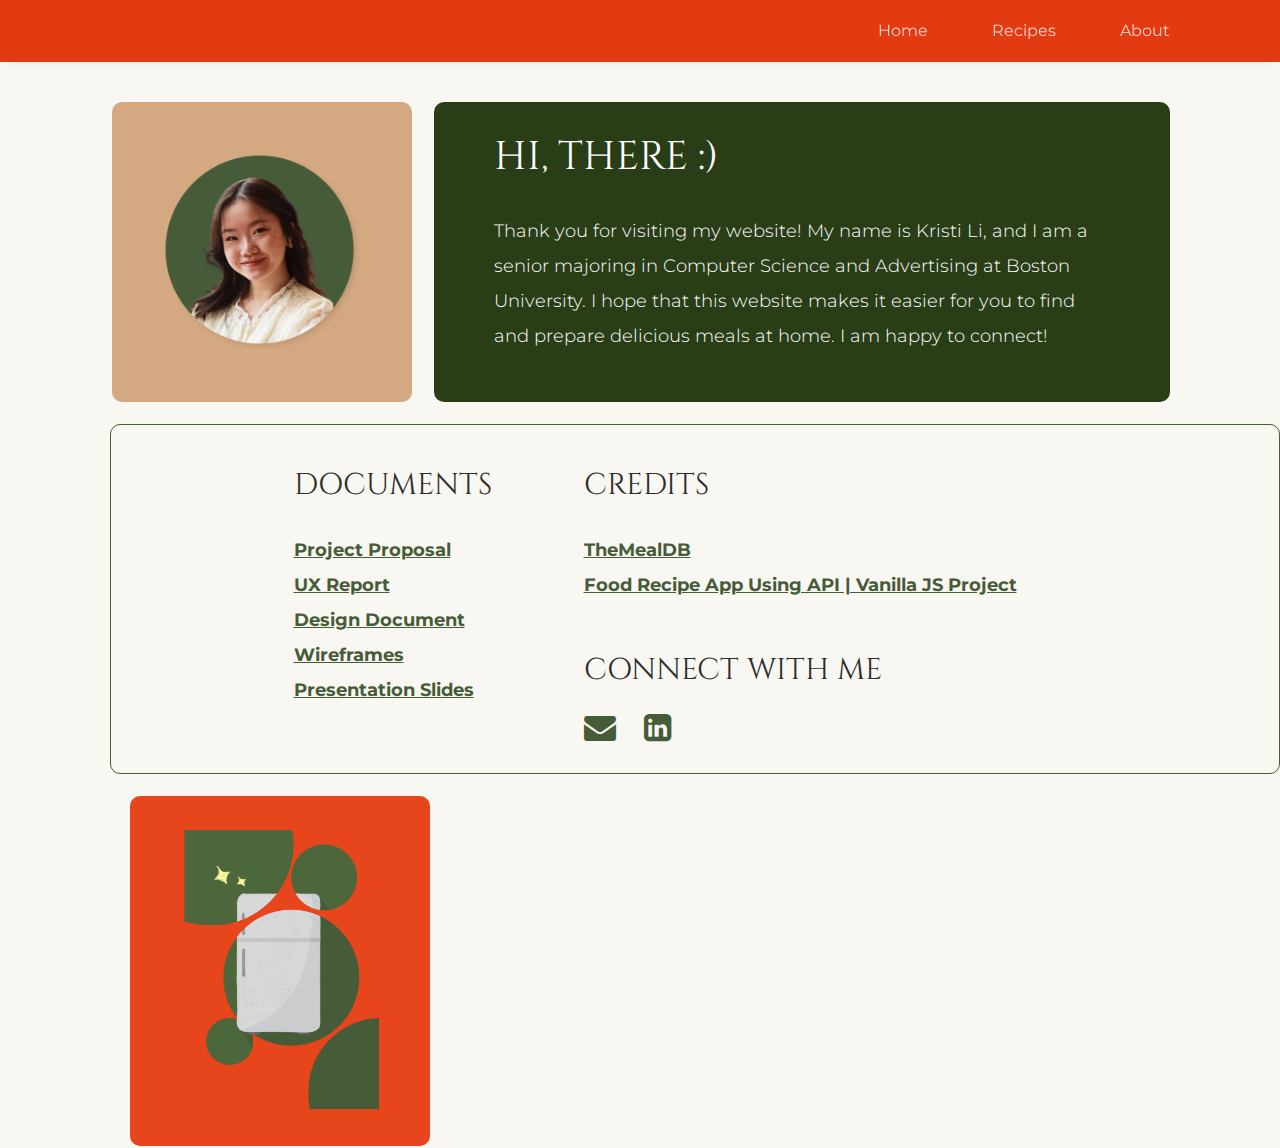
<file: about.html>
<!DOCTYPE html>
<html lang="en">
<head>
    <meta charset="UTF-8">
    <meta http-equiv="X-UA-Compatible" content="IE=edge">
    <meta name="viewport" content="width=device-width, initial-scale=1.0">
    <title>About Page</title>
    <link rel="stylesheet" href="styles/styles.css" />
    <link href="https://fonts.googleapis.com/css2?family=Cinzel&display=swap" rel="stylesheet">
    <link href="https://fonts.googleapis.com/css2?family=Montserrat:wght@200;300;400;500&display=swap" rel="stylesheet">
    <link rel="stylesheet" href="https://cdnjs.cloudflare.com/ajax/libs/font-awesome/4.7.0/css/font-awesome.min.css">
<body>
    <nav>
        <ul>
            <li><a class="nav_link" href="index.html">Home</a></li>
            <li><a class="nav_link" href="findRecipes.html">Recipes</a></li>
            <li><a class="nav_link" href="about.html">About</a></li>
        </ul>
    </nav>
    <div class="about_container">
        <div class="about_item">
            <img class="about_profile" src="images/titi.png" alt="Kristi Li">
        </div>
        <div class="about_item">
            <div class="brief_intro">
                <div class="brief_intro_header">
                    <h3>HI, THERE :)</h3>
                </div>
                <p>Thank you for visiting my website! My name is Kristi Li, and I am a senior majoring in Computer Science and Advertising at Boston University. I hope that this website makes it easier for you to find and prepare delicious meals at home. I am happy to connect!</p>
            </div>
        </div>
        <div class="about_item">
            <div class="documents">
                <h4 class="dark">DOCUMENTS</h4>
                <ul>
                    <li><a href="https://drive.google.com/file/d/1HU35kC9bIc8c0vjWmU0Bup49vLKuXTh1/view?usp=share_link" target=”_blank”>Project Proposal</a></li>
                    <li><a href="https://drive.google.com/file/d/1Nk4GSTPiolaK4RvVBResgpeNzjJU5NvN/view?usp=share_link" target=”_blank”>UX Report</a></li>
                    <li><a href="https://drive.google.com/file/d/1wd0_rahPaVdnOIS0P_wI-WHfWv-yxL2-/view?usp=share_link" target=”_blank”>Design Document</a></li>
                    <li><a href="https://drive.google.com/file/d/1Fvhh1uT80d-QXyULnHOf4SPyaLhoLRo_/view?usp=share_link" target=”_blank”>Wireframes</a></li>
                    <li><a href="https://drive.google.com/file/d/1medAEV6PtmB0H9gfF8JJE9Jy1tqNH-SO/view?usp=share_link" target=”_blank”>Presentation Slides</a></li>
                </ul>
            </div>
            <div class="credits">
                <h4 class="dark">CREDITS</h4>
                <ul>
                    <li><a href="https://www.themealdb.com/api.php" target=”_blank”>TheMealDB</a></li>
                    <li><a href="https://www.youtube.com/watch?v=opikz5x_1ak" target=”_blank”>Food Recipe App Using API | Vanilla JS Project</a></li>
                </ul>
                <h4 class="dark">CONNECT WITH ME</h4>
                <div class="socials_icon">
                    <a href="mailto: kli1226@bu.edu" target=”_blank” class="fa fa-envelope"></a>
                    <a href="https://www.linkedin.com/in/kristi-li/" class="fa fa-linkedin-square" target=”_blank”></a>
                </div>
            </div>
        </div>
        <div class="about_item">
            <img class="about_img" src="images/fridge.png" alt="A Fridge">
        </div>
    <div>
</body>
</html>
</file>
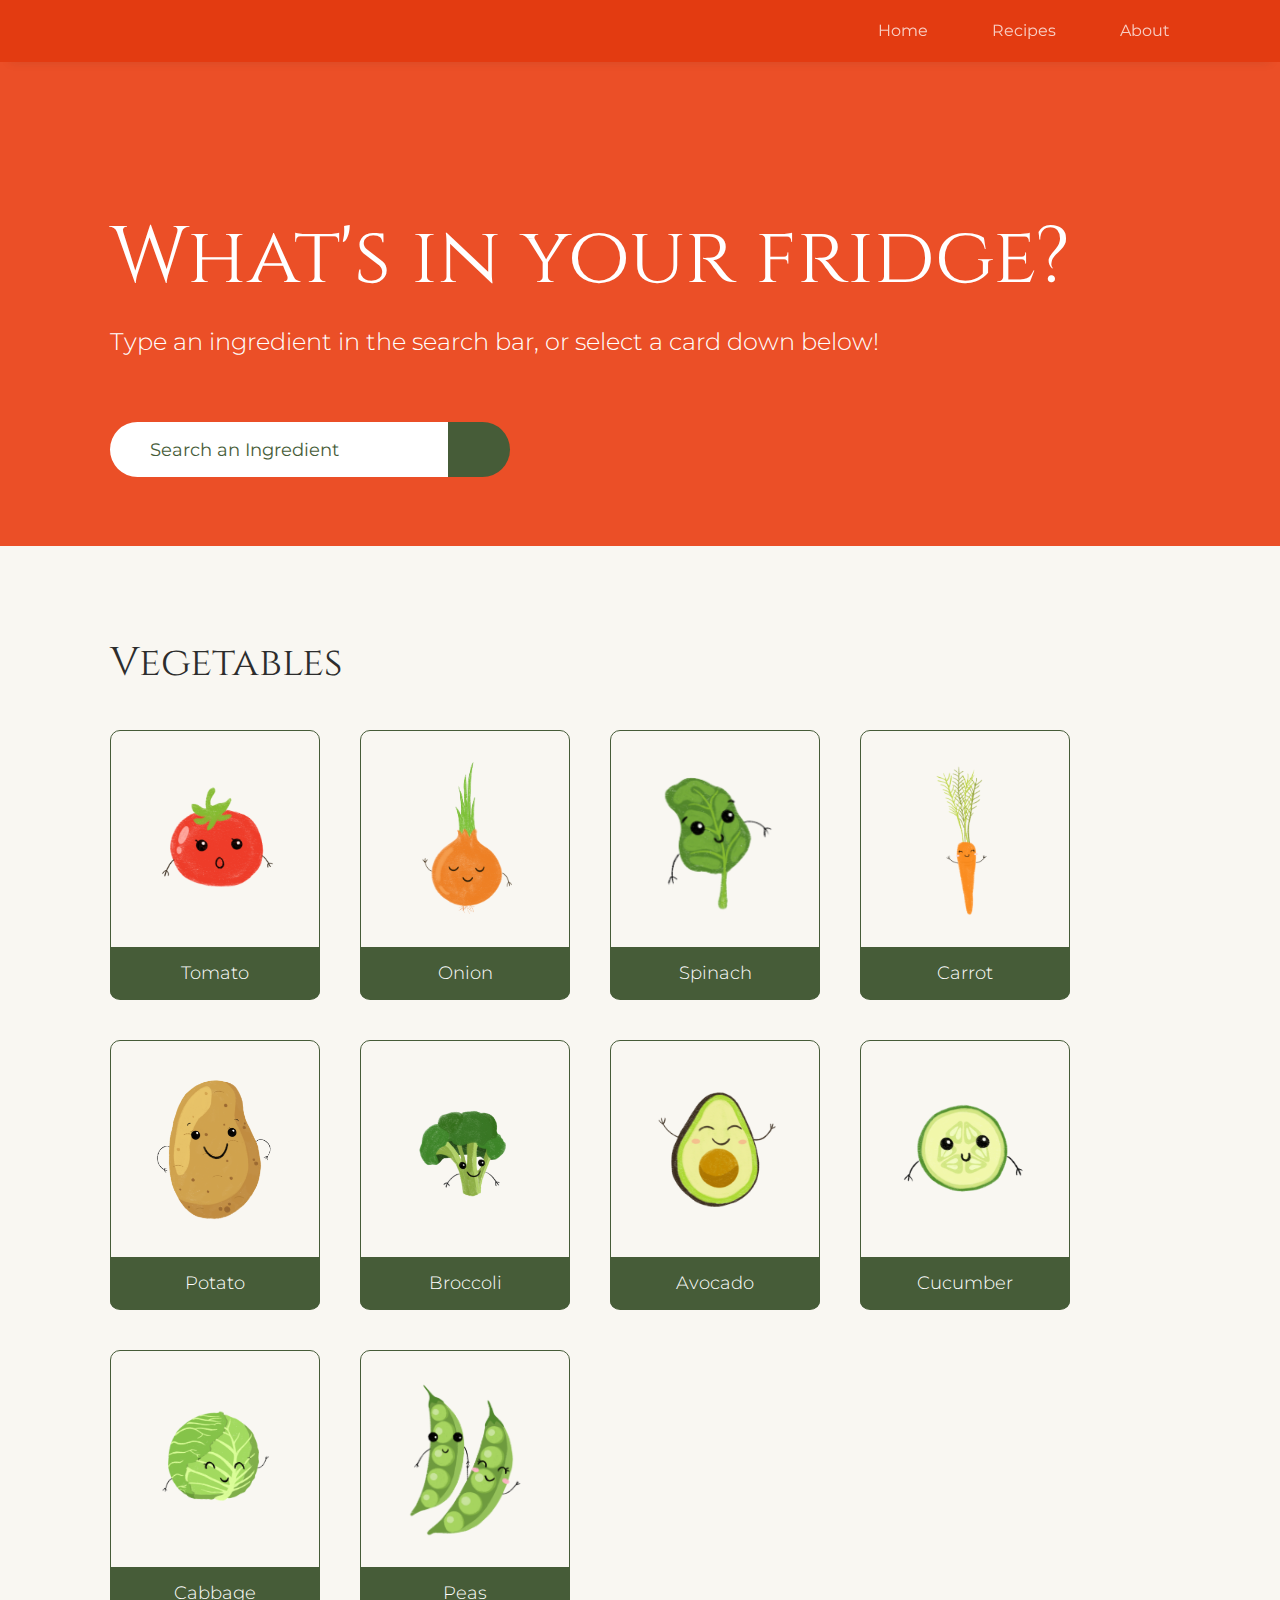
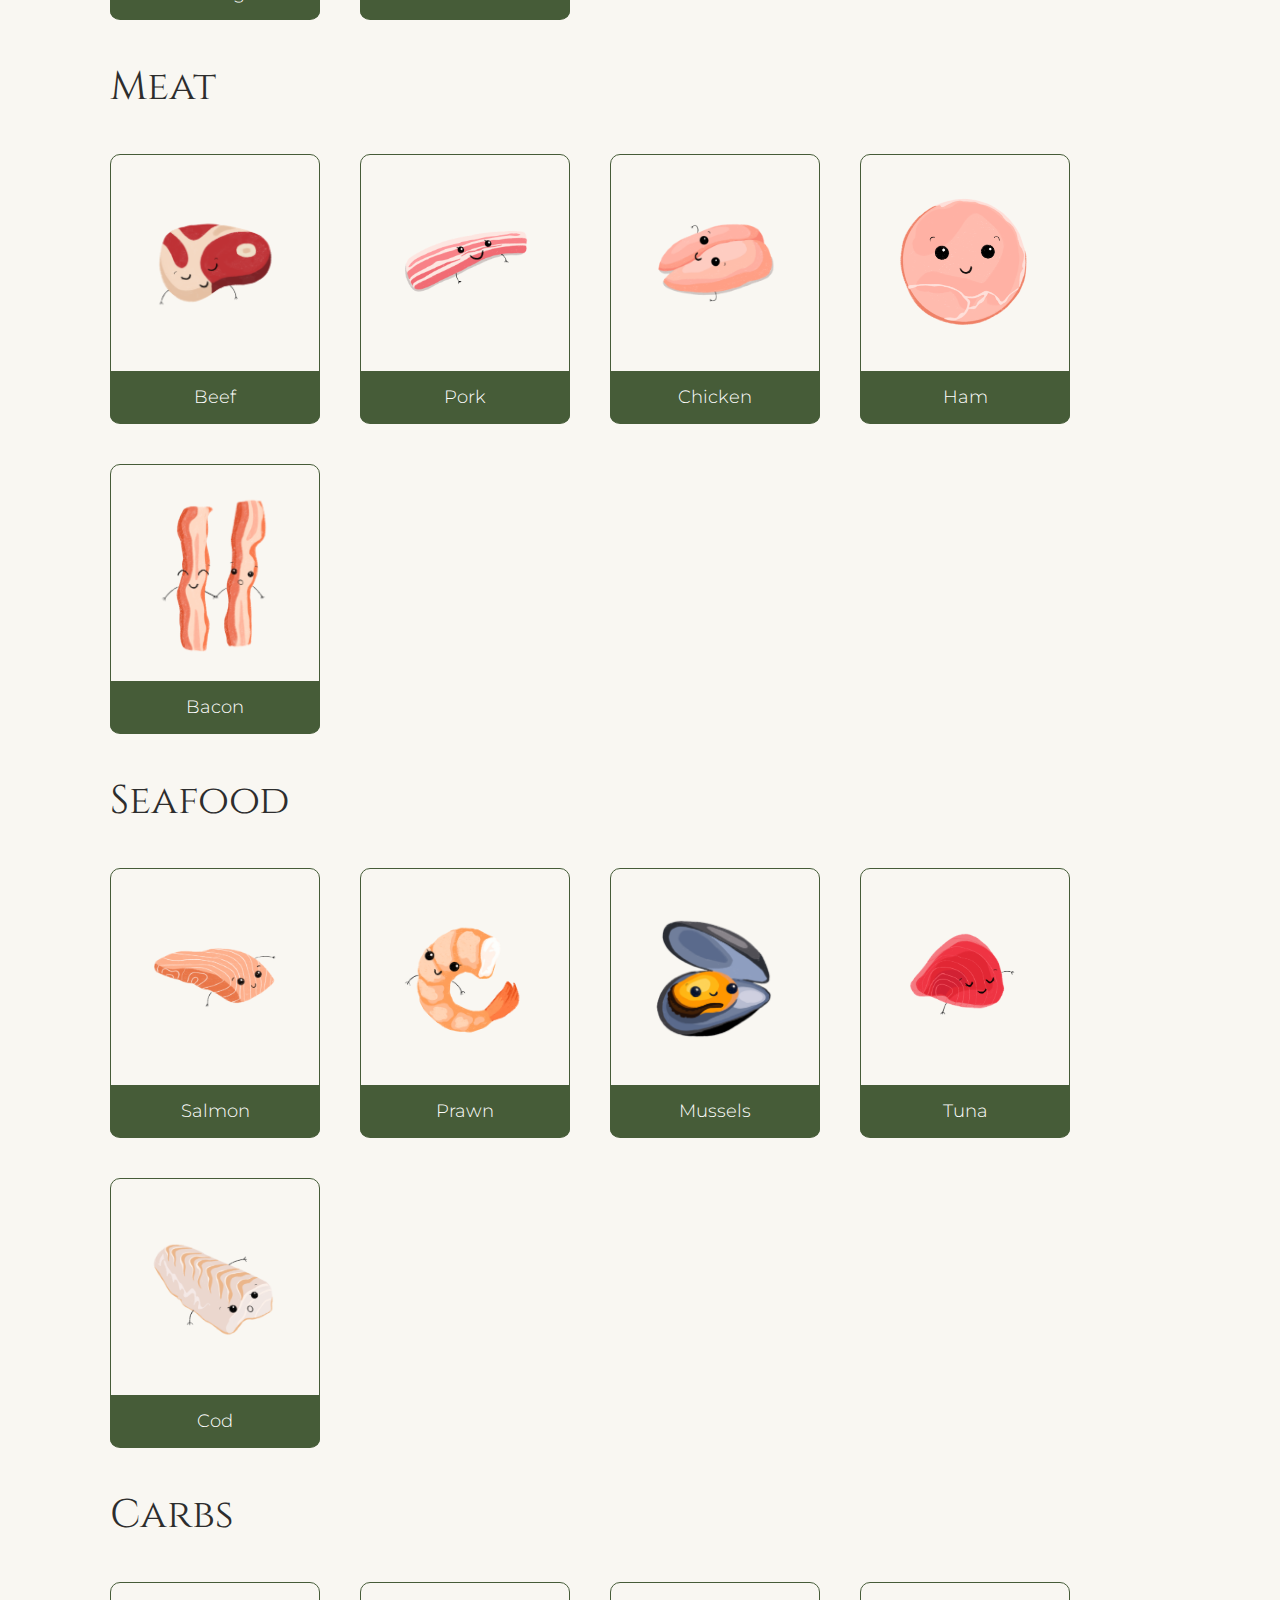
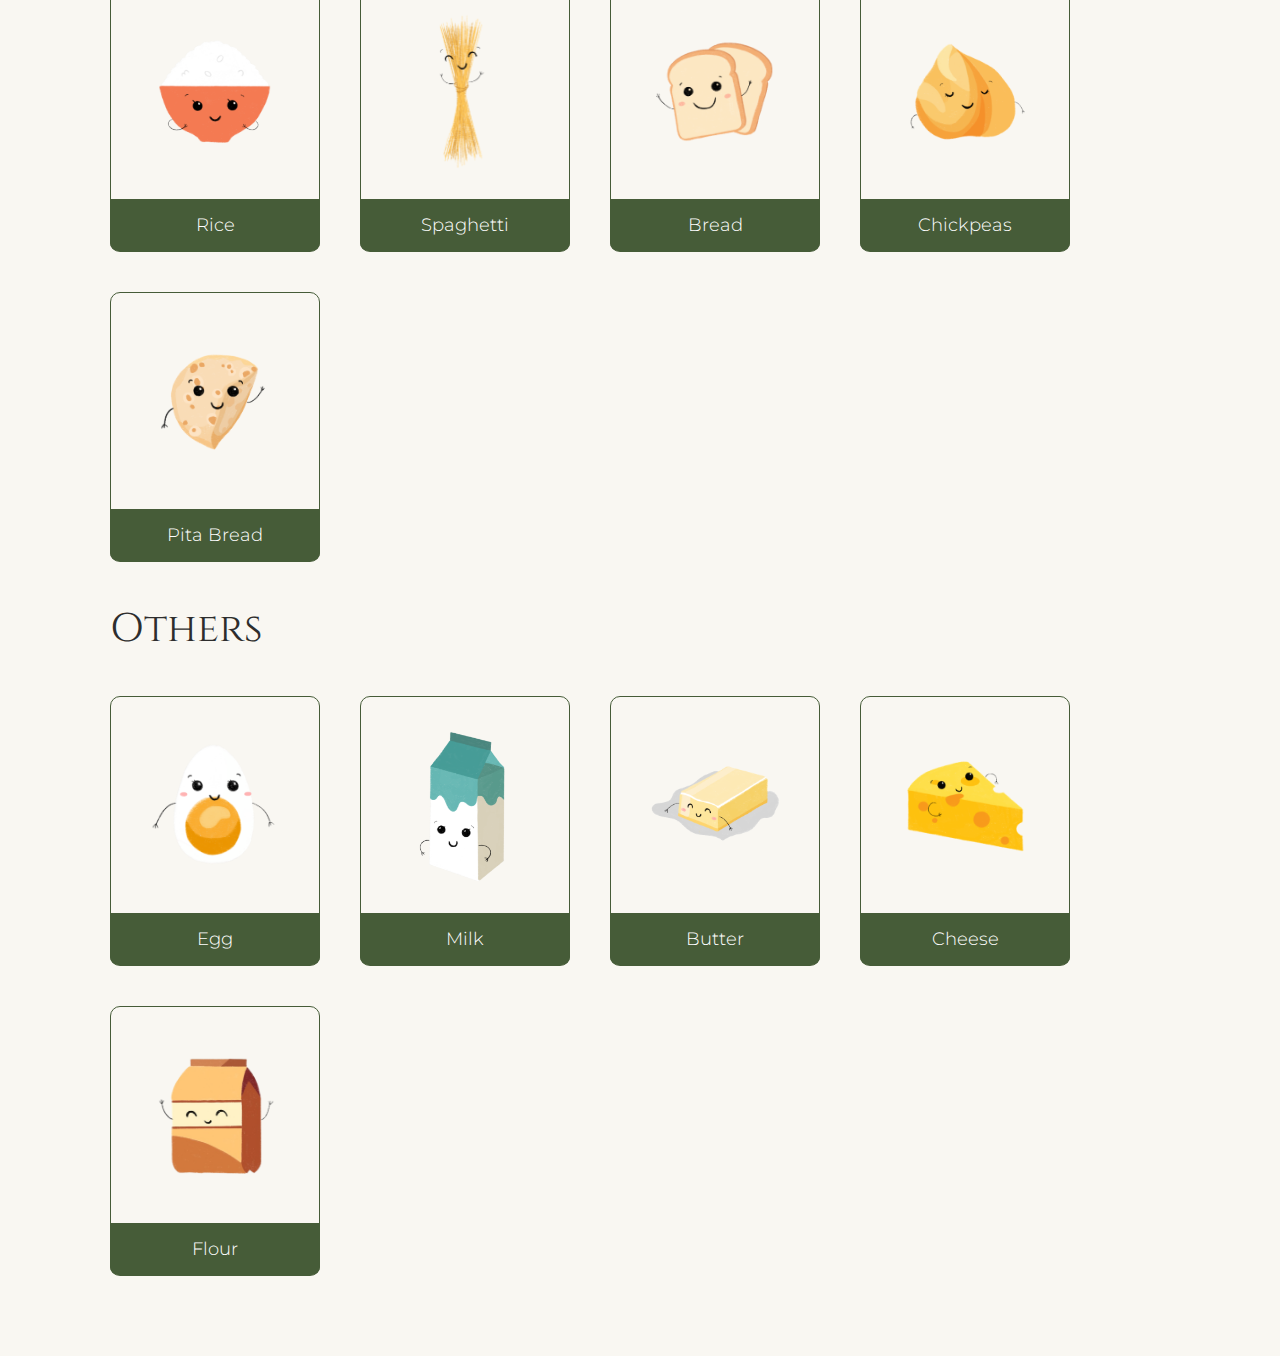
<file: findRecipes.html>
<!DOCTYPE html>
<html lang="en">
<head>
    <meta charset="UTF-8">
    <meta http-equiv="X-UA-Compatible" content="IE=edge">
    <meta name="viewport" content="width=device-width, initial-scale=1.0">
    <title>Main Page</title>
    <!-- <link rel="stylesheet" href="styles.normalize.css" /> -->
    <link rel="stylesheet" href="styles/styles.css" />
    <link href="https://fonts.googleapis.com/css2?family=Cinzel&display=swap" rel="stylesheet">
    <link href="https://fonts.googleapis.com/css2?family=Montserrat:wght@200;300;400;500&display=swap" rel="stylesheet">
    <link rel="stylesheet" href="https://cdnjs.cloudflare.com/ajax/libs/font-awesome/5.15.1/css/all.min.css" integrity="sha512-+4zCK9k+qNFUR5X+cKL9EIR+ZOhtIloNl9GIKS57V1MyNsYpYcUrUeQc9vNfzsWfV28IaLL3i96P9sdNyeRssA==" crossorigin="anonymous" />
<body>
    <nav>
        <ul>
            <li><a class="nav_link" href="index.html">Home</a></li>
            <li><a class="nav_link" href="findRecipes.html">Recipes</a></li>
            <li><a class="nav_link" href="about.html">About</a></li>
        </ul>
    </nav>
    <div class="header">
        <h1>What's in your fridge?</h1>
        <p>Type an ingredient in the search bar, or select a card down below!</p>
        <div class="meal-search-box">
            <input type="text" autocomplete="off" class="search-control" placeholder="Search an Ingredient" id="search-input">
            <button type="submit" class="search-btn btn" id="search-btn">
                <i class="fas fa-search"></i>
            </button>
        </div>
    </div>

    <div class="meal-result">
        <!-- <div class="search-title">Your Search Results:</div> -->
        <div id="meal">
          <!-- <div class="recipe-item">
            <div class="recipe-img">
              <img src="sushi.jpg" alt="sushi">
            </div>
            <div class="recipe-title">
              <h3>Potato Chips</h3>
              <a href="#" class="recipe-btn">Get Recipe</a>
            </div>
          </div> -->
        </div>
      </div>

      <div class="meal-details">
        <button class="btn close-btn" id="close-btn">
          <i class = "fas fa-times fa-1x"></i>
        </button>
        <div class="meal-details-content">
            <!-- <div class="recipe-name-title">${meal.strMeal}</div>
            <div class="recipe-link">
                <a href="" target="_blank">Link to Video</a>
            </div>
            <div class="recipe-details-img">
                <img src="sushi.jpg" alt="sushi">
            </div>
            <div class="instructions">
                <h4>Instructions:</h4>
                <p class="instruction-details">Lorem ipsum</p>
            </div> -->
        </div>
      </div>

    <div class="container">
        <h3>Vegetables</h3>
            <div class="ingredients">
                <div class="card">
                    <label for="card_tomato"><input type="checkbox" id="card_tomato" value="Tomato"></label>
                    <img src="images/tomato.png" alt="Tomato">
                    <div class="ingredientsName">Tomato</div>
                </div>

                <div class="card">
                    <label for="card_onion"><input type="checkbox" id="card_onion" value="Onion"></label>
                    <img class="biggerImg" src="images/onion.png" alt="Onion">
                    <div class="ingredientsName">Onion</div>
                </div>

                <div class="card">
                    <label for="card_spinach"><input type="checkbox" id="card_spinach" value="Spinach"></label>
                    <img class="biggerImg" src="images/spinach.png" alt="Spinach">
                    <div class="ingredientsName">Spinach</div>
                </div>

                <div class="card">
                    <label for="card_carrot"><input type="checkbox" id="card_carrot" value="Carrot"></label>
                    <img class="biggerImg" src="images/carrot.png" alt="Carrot">
                    <div class="ingredientsName">Carrot</div>
                </div>

                <div class="card">
                    <label for="card_potato"><input type="checkbox" id="card_potato" value="Potato"></label>
                    <img class="biggerImg" src="images/potato.png" alt="Potato">
                    <div class="ingredientsName">Potato</div>
                </div>

                <div class="card">
                    <label for="card_broccoli"><input type="checkbox" id="card_broccoli" value="Broccoli"></label>
                    <img src="images/broccoli.png" alt="Broccoli">
                    <div class="ingredientsName">Broccoli</div>
                </div>

                <div class="card">
                    <label for="card_avocado"><input type="checkbox" id="card_avocado" value="Avocado"></label>
                    <img src="images/avocado.png" alt="Avocado">
                    <div class="ingredientsName">Avocado</div>
                </div>

                <div class="card">
                    <label for="card_cucumber"><input type="checkbox" id="card_cucumber" value="Cucumber"></label>
                    <img src="images/cucumber.png" alt="Cucumber">
                    <div class="ingredientsName">Cucumber</div>
                </div>

                <div class="card">
                    <label for="card_cabbage"><input type="checkbox" id="card_cabbage" value="Cabbage"></label>
                    <img class="biggerImg" src="images/cabbage.png" alt="Cabbage">
                    <div class="ingredientsName">Cabbage</div>
                </div>

                <div class="card">
                    <label for="card_peas"><input type="checkbox" id="card_peas" value="Peas"></label>
                    <img class="biggerImg" src="images/peas.png" alt="Peas">
                    <div class="ingredientsName">Peas</div>
                </div>
            </div>
        <h3>Meat</h3>
            <div class="ingredients">
                <div class="card">
                    <label for="card_beef"><input type="checkbox" id="card_beef" value="Beef"></label>
                    <img src="images/steak.png" alt="Beef">
                    <div class="ingredientsName">Beef</div>
                </div>

                <div class="card">
                    <label for="card_pork"><input type="checkbox" id="card_pork" value="Pork"></label>
                    <img src="images/pork.png" alt="Pork">
                    <div class="ingredientsName">Pork</div>
                </div>

                <div class="card">
                    <label for="card_chicken"><input type="checkbox" id="card_chicken" value="Chicken"></label>
                    <img src="images/chicken.png" alt="Chicken">
                    <div class="ingredientsName">Chicken</div>
                </div>

                <div class="card">
                    <label for="card_ham"><input type="checkbox" id="card_ham" value="Ham"></label>
                    <img src="images/ham.png" alt="Ham">
                    <div class="ingredientsName">Ham</div>
                </div>

                <div class="card">
                    <label for="card_bacon"><input type="checkbox" id="card_bacon" value="Bacon"></label>
                    <img class="biggerImg" src="images/bacon.png" alt="Bacon">
                    <div class="ingredientsName">Bacon</div>
                </div>
            </div>
        <h3>Seafood</h3>
             <div class="ingredients">
                <div class="card">
                    <label for="card_salmon"><input type="checkbox" id="card_salmon" value="Salmon"></label>
                    <img src="images/salmon.png" alt="Salmon">
                    <div class="ingredientsName">Salmon</div>
                </div>

                <div class="card">
                    <label for="card_prawns"><input type="checkbox" id="card_prawns" value="Prawns"></label>
                    <img src="images/shrimp.png" alt="Prawn">
                    <div class="ingredientsName">Prawn</div>
                </div>

                <div class="card">
                    <label for="card_mussels"><input type="checkbox" id="card_mussels" value="Mussels"></label>
                    <img class="biggerImg" src="images/mussels.png" alt="Mussels">
                    <div class="ingredientsName">Mussels</div>
                </div>

                <div class="card">
                    <label for="card_tuna"><input type="checkbox" id="card_tuna" value="Tuna"></label>
                    <img src="images/tuna.png" alt="Tuna">
                    <div class="ingredientsName">Tuna</div>
                </div>

                <div class="card">
                    <label for="card_cod"><input type="checkbox" id="card_cod" value="Cod"></label>
                    <img src="images/cod.png" alt="Cod">
                    <div class="ingredientsName">Cod</div>
                </div>
            </div>
        <h3>Carbs</h3>
            <div class="ingredients">
                <div class="card">
                    <label for="card_rice"><input type="checkbox" id="card_rice" value="Rice"></label>
                    <img class="biggerImg" src="images/rice.png" alt="Rice">
                    <div class="ingredientsName">Rice</div>
                </div>

                <div class="card">
                    <label for="card_spaghetti"><input type="checkbox" id="card_spaghetti" value="Spaghetti"></label>
                    <img class="biggerImg" src="images/pasta.png" alt="Spaghetti">
                    <div class="ingredientsName">Spaghetti</div>
                </div>

                <div class="card">
                    <label for="card_bread"><input type="checkbox" id="card_bread" value="Bread"></label>
                    <img class="biggerImg" src="images/bread.png" alt="Bread">
                    <div class="ingredientsName">Bread</div>
                </div>

                <div class="card">
                    <label for="card_chickpeas"><input type="checkbox" id="card_chickpeas" value="Chickpeas"></label>
                    <img class="biggerImg" src="images/chickpeas.png" alt="Chickpeas">
                    <div class="ingredientsName">Chickpeas</div>
                </div>

                <div class="card">
                    <label for="card_pitabread"><input type="checkbox" id="card_pitabread" value="pita bread"></label>
                    <img class="biggerImg" src="images/pitabread.png" alt="Pita Bread">
                    <div class="ingredientsName">Pita Bread</div>
                </div>
            </div>
        <h3>Others</h3>
            <div class="ingredients">
                <div class="card">
                    <label for="card_egg"><input type="checkbox" id="card_egg" value="Egg"></label>
                    <img src="images/egg.png" alt="Egg">
                    <div class="ingredientsName">Egg</div>
                </div>
                <div class="card">
                    <label for="card_milk"><input type="checkbox" id="card_milk" value="Milk"></label>
                    <img class="biggerImg" src="images/milk.png" alt="Milk">
                    <div class="ingredientsName">Milk</div>
                </div>

                <div class="card">
                    <label for="card_butter"><input type="checkbox" id="card_butter" value="Butter"></label>
                    <img src="images/butter.png" alt="Butter">
                    <div class="ingredientsName">Butter</div>
                </div>

                <div class="card">
                    <label for="card_cheese"><input type="checkbox" id="card_cheese" value="Cheese"></label>
                    <img class="biggerImg" src="images/cheese.png" alt="Cheese">
                    <div class="ingredientsName">Cheese</div>
                </div>

                <div class="card">
                    <label for="card_flour"><input type="checkbox" id="card_flour" value="Egg"></label>
                    <img class="biggerImg" src="images/flour.png" alt="Flour">
                    <div class="ingredientsName">Flour</div>
                </div>
            </div>    
    </div>
    <script src="scripts/scripts.js"></script>
</body>
</html>
</file>
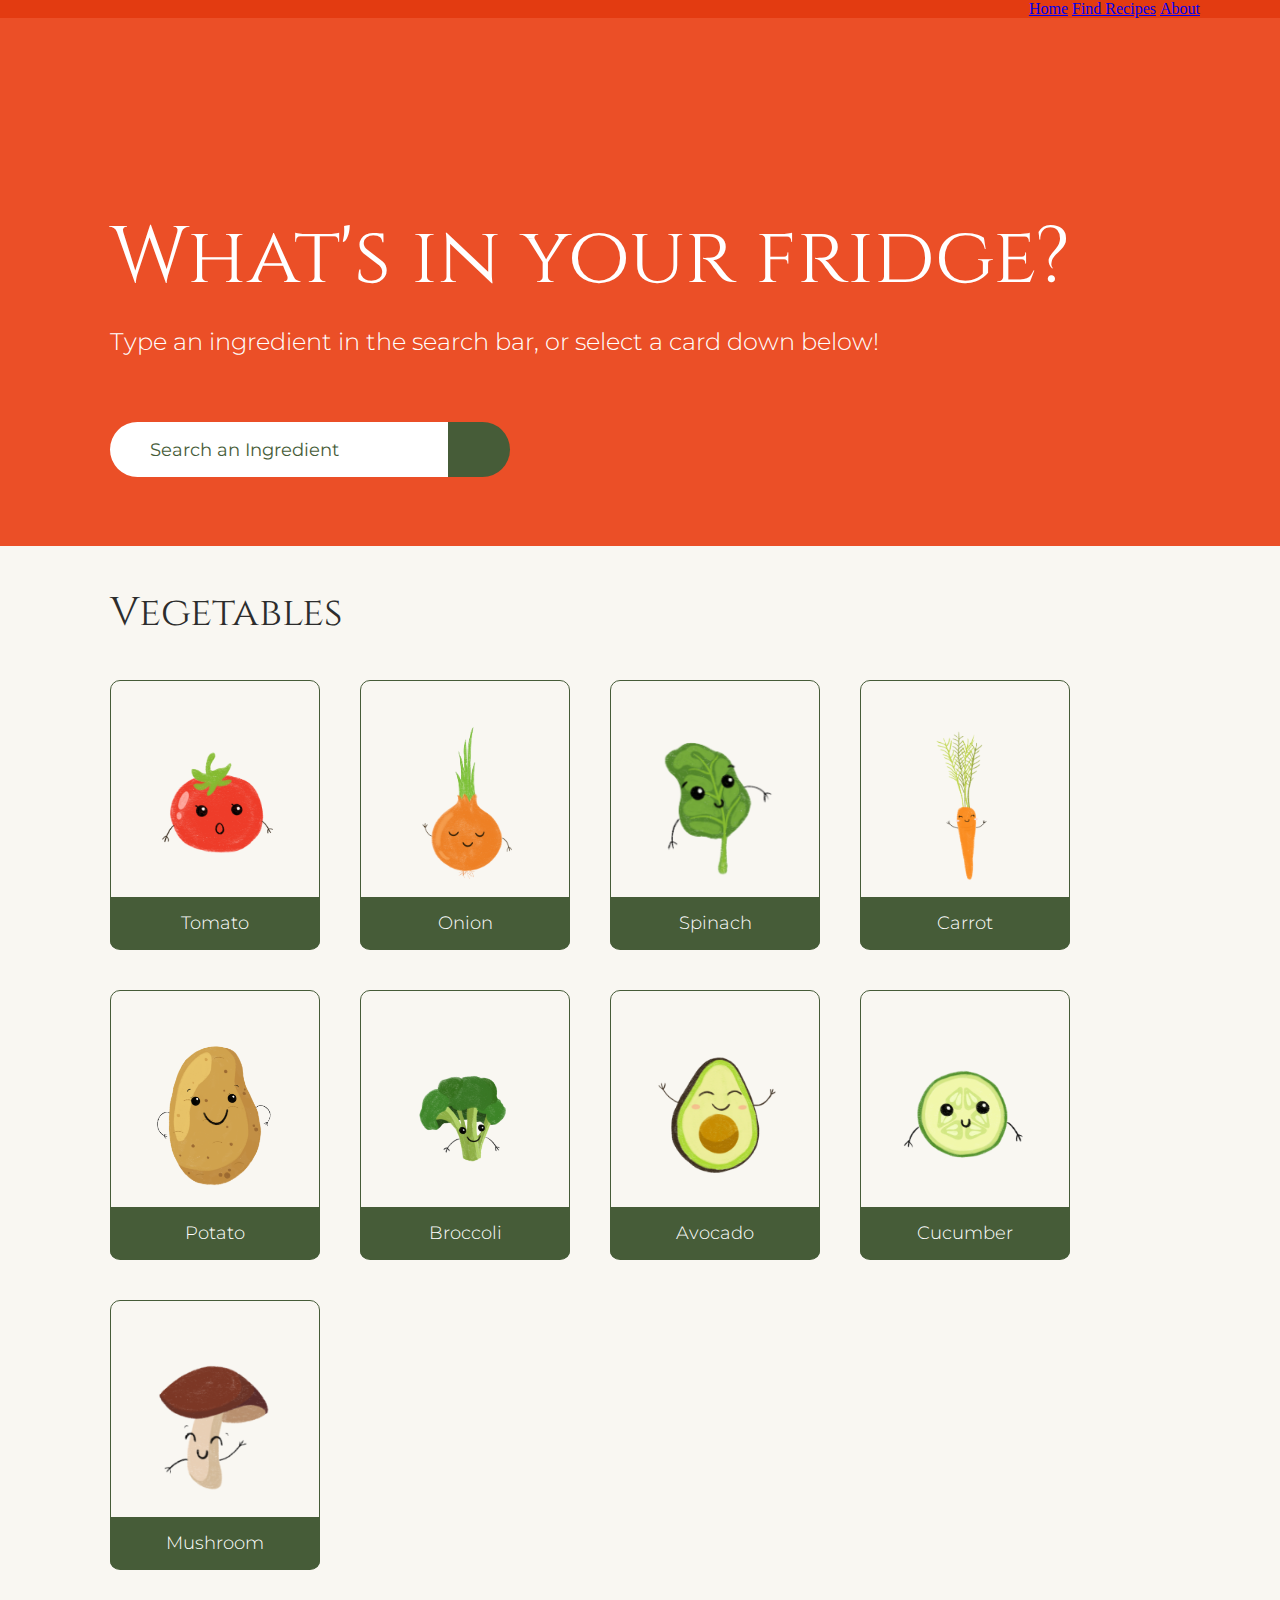
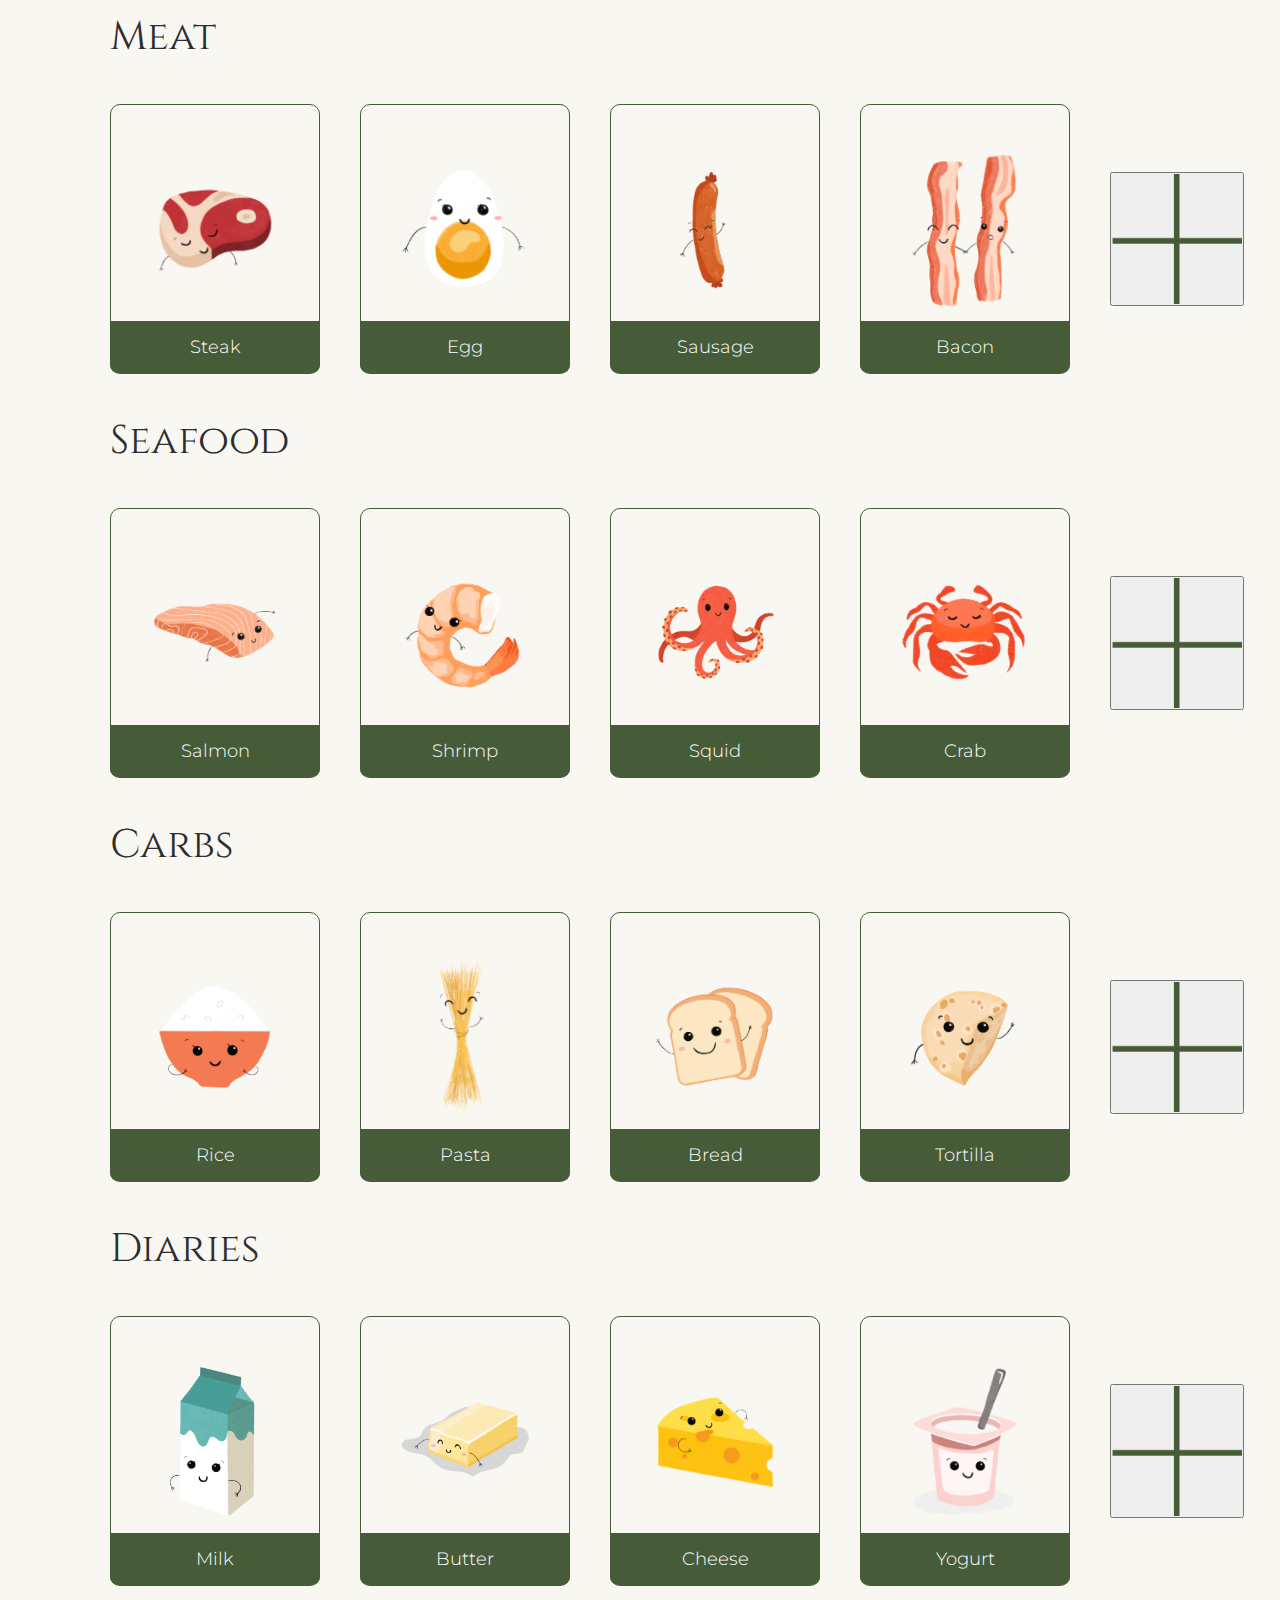
<file: main.html>
<!DOCTYPE html>
<html lang="en">
<head>
    <meta charset="UTF-8">
    <meta http-equiv="X-UA-Compatible" content="IE=edge">
    <meta name="viewport" content="width=device-width, initial-scale=1.0">
    <title>Main Page</title>
    <!-- <link rel="stylesheet" href="styles.normalize.css" /> -->
    <link rel="stylesheet" href="styles/styles.css" />
    <link href="https://fonts.googleapis.com/css2?family=Cinzel&display=swap" rel="stylesheet">
    <link href="https://fonts.googleapis.com/css2?family=Montserrat:wght@200;300;400;500&display=swap" rel="stylesheet">
    <link rel="stylesheet" href="https://cdnjs.cloudflare.com/ajax/libs/font-awesome/5.15.1/css/all.min.css" integrity="sha512-+4zCK9k+qNFUR5X+cKL9EIR+ZOhtIloNl9GIKS57V1MyNsYpYcUrUeQc9vNfzsWfV28IaLL3i96P9sdNyeRssA==" crossorigin="anonymous" />
<body>
    <nav>
        <ul>
            <li><a href="home.html">Home</a></li>
            <li><a href="main.html">Find Recipes</a></li>
            <li><a href="about.html">About</a></li>
        </ul>
    </nav>
    <div class="header">
        <h1>What's in your fridge?</h1>
        <p>Type an ingredient in the search bar, or select a card down below!</p>
        <!-- <div class="search">
            <input type="text" placeholder="Search an Ingredient" autofocus>
            <button id="search-btn" class="btn">Go</button>
        </div> -->
        <div class="meal-search-box">
            <input type="text" class="search-control" placeholder="Search an Ingredient" id="search-input">
            <button type="submit" class="search-btn btn" id="search-btn">
                <i class="fas fa-search"></i>
            </button>
        </div>
    </div>
    <div class="container">
        <h3>Vegetables</h3>
            <div class="ingredients">
                <div class="card">
                        <input type="checkbox" name="veggieChoices" id="card_tomato" value="Tomato" onclick="checkBox(this.id, 'msg1')">
                        <img src="images/tomato.png" alt="Tomato">
                        <div class="ingredientsName">Tomato</div>
                </div>

                <div class="card">
                    <input type="checkbox" name="veggieChoices" id="card_onion" value="Onion" onclick="checkBox(this.id, 'msg2')">
                    <img class="biggerImg" src="images/onion.png" alt="Onion">
                    <div class="ingredientsName">Onion</div>
                </div>

                <div class="card">
                    <input type="checkbox" name="veggieChoices" id="card_spinach" value="Spinach" onclick="checkBox(this.id, 'msg3')">
                    <img class="biggerImg" src="images/spinach.png" alt="Spinach">
                    <div class="ingredientsName">Spinach</div>
                </div>

                <div class="card">
                    <input type="checkbox" name="veggieChoices" id="card_carrot" value="Carrot" onclick="checkBox(this.id, 'msg4')">
                    <img class="biggerImg" src="images/carrot.png" alt="Carrot">
                    <div class="ingredientsName">Carrot</div>
                </div>

                <div class="card">
                    <input type="checkbox" name="veggieChoices" id="card_potato" value="Potato" onclick="checkBox(this.id, 'msg5')">
                    <img class="biggerImg" src="images/potato.png" alt="Potato">
                    <div class="ingredientsName">Potato</div>
                </div>

                <div class="card">
                    <input type="checkbox" name="veggieChoices" id="card_broccoli" value="Broccoli" onclick="checkBox(this.id, 'msg6')">
                    <img src="images/broccoli.png" alt="Broccoli">
                    <div class="ingredientsName">Broccoli</div>
                </div>

                <div class="card">
                    <input type="checkbox" name="veggieChoices" id="card_avocado" value="Avocado" onclick="checkBox(this.id, 'msg7')">
                    <img src="images/avocado.png" alt="Avocado">
                    <div class="ingredientsName">Avocado</div>
                </div>

                <div class="card">
                    <input type="checkbox" name="veggieChoices" id="card_cucumber" value="Cucumber" onclick="checkBox(this.id, 'msg8')">
                    <img src="images/cucumber.png" alt="Cucumber">
                    <div class="ingredientsName">Cucumber</div>
                </div>

                <div class="card">
                    <input type="checkbox" name="veggieChoices" id="card_mushroom" value="Mushroom" onclick="checkBox(this.id, 'msg9')">
                    <img class="biggerImg" src="images/mushroom.png" alt="Mushroom">
                    <div class="ingredientsName">Mushroom</div>
                </div>

                <!-- <button class="plus" onclick="promptBox()">
                    <img class="plusSign" src="images/plus.png" alt="Plus Sign" >
                </button> -->

            </div>
        <h3>Meat</h3>
            <div class="ingredients">
                <div class="card">
                    <input type="checkbox" name="meatChoices" id="card_steak" value="Steak" onclick="checkBox(this.id, 'msg10')">
                    <img src="images/steak.png" alt="Steak">
                    <div class="ingredientsName">Steak</div>
                </div>

                <div class="card">
                    <input type="checkbox" name="meatChoices" id="card_egg" value="Egg" onclick="checkBox(this.id, 'msg11')">
                    <img src="images/egg.png" alt="Egg">
                    <div class="ingredientsName">Egg</div>
                </div>

                <div class="card">
                    <input type="checkbox" name="meatChoices" id="card_sausage" value="Sausage" onclick="checkBox(this.id, 'msg12')">
                    <img src="images/sausage.png" alt="Sausage">
                    <div class="ingredientsName">Sausage</div>
                </div>

                <div class="card">
                    <input type="checkbox" name="meatChoices" id="card_bacon" value="Bacon" onclick="checkBox(this.id, 'msg13')">
                    <img class="biggerImg" src="images/bacon.png" alt="Bacon">
                    <div class="ingredientsName">Bacon</div>
                </div>

                <button class="plus" onclick="promptBox()">
                    <img class="plusSign" src="images/plus.png" alt="Plus Sign" >
                </button>
            </div>
        <h3>Seafood</h3>
             <div class="ingredients">
                <div class="card">
                    <input type="checkbox" name="seafoodChoices" id="card_salmon" value="Salmon" onclick="checkBox(this.id, 'msg14')">
                    <img src="images/salmon.png" alt="Salmon">
                    <div class="ingredientsName">Salmon</div>
                </div>

                <div class="card">
                    <input type="checkbox" name="seafoodChoices" id="card_shrimp" value="Shrimp" onclick="checkBox(this.id, 'msg15')">
                    <img src="images/shrimp.png" alt="Shrimp">
                    <div class="ingredientsName">Shrimp</div>
                </div>

                <div class="card">
                    <input type="checkbox" name="seafoodChoices" id="card_squid" value="Squid" onclick="checkBox(this.id, 'msg16')">
                    <img class="biggerImg" src="images/squid.png" alt="Squid">
                    <div class="ingredientsName">Squid</div>
                </div>

                <div class="card">
                    <input type="checkbox" name="seafoodChoices" id="card_crab" value="Crab" onclick="checkBox(this.id, 'msg17')">
                    <img src="images/crab.png" alt="Crab">
                    <div class="ingredientsName">Crab</div>
                </div>

                <button class="plus" onclick="promptBox()">
                    <img class="plusSign" src="images/plus.png" alt="Plus Sign" >
                </button>
            </div>
        <h3>Carbs</h3>
            <div class="ingredients">
                <div class="card">
                    <input type="checkbox" name="carbsChoices" id="card_rice" value="Rice" onclick="checkBox(this.id, 'msg18')">
                    <img class="biggerImg" src="images/rice.png" alt="Rice">
                    <div class="ingredientsName">Rice</div>
                </div>

                <div class="card">
                    <input type="checkbox" name="carbsChoices" id="card_pasta" value="Pasta" onclick="checkBox(this.id, 'msg19')">
                    <img class="biggerImg" src="images/pasta.png" alt="Pasta">
                    <div class="ingredientsName">Pasta</div>
                </div>

                <div class="card">
                    <input type="checkbox" name="carbsChoices" id="card_bread" value="Bread" onclick="checkBox(this.id, 'msg20')">
                    <img class="biggerImg" src="images/bread.png" alt="Bread">
                    <div class="ingredientsName">Bread</div>
                </div>

                <div class="card">
                    <input type="checkbox" name="carbsChoices" id="card_tortilla" value="Tortilla" onclick="checkBox(this.id, 'msg21')">
                    <img class="biggerImg" src="images/tortilla.png" alt="Tortilla">
                    <div class="ingredientsName">Tortilla</div>
                </div>

                <button class="plus" onclick="promptBox()">
                    <img class="plusSign" src="images/plus.png" alt="Plus Sign" >
                </button>
            </div>
        <h3>Diaries</h3>
            <div class="ingredients">
                <div class="card">
                    <input type="checkbox" name="diariesChoices" id="card_milk" value="Milk" onclick="checkBox(this.id, 'msg22')">
                    <img class="biggerImg" src="images/milk.png" alt="Milk">
                    <div class="ingredientsName">Milk</div>
                </div>

                <div class="card">
                    <input type="checkbox" name="diariesChoices" id="card_butter" value="Butter" onclick="checkBox(this.id, 'msg23')">
                    <img src="images/butter.png" alt="Butter">
                    <div class="ingredientsName">Butter</div>
                </div>

                <div class="card">
                    <input type="checkbox" name="diariesChoices" id="card_cheese" value="Cheese" onclick="checkBox(this.id, 'msg24')">
                    <img class="biggerImg" src="images/cheese.png" alt="Cheese">
                    <div class="ingredientsName">Cheese</div>
                </div>

                <div class="card">
                    <input type="checkbox" name="diariesChoices" id="card_yogurt" value="Yogurt" onclick="checkBox(this.id, 'msg25')">
                    <img class="biggerImg" src="images/yogurt.png" alt="Yogurt">
                    <div class="ingredientsName">Yogurt</div>
                </div>

                <button class="plus" onclick="promptBox()">
                    <img class="plusSign" src="images/plus.png" alt="Plus Sign" >
                </button>
            </div>

            <!-- Selected Items -->
            <div id="selected">
                <!-- <h3>Selected Ingredients</h3> -->
                <p id="msg1" class="selectedItem" style="display:none">Tomato</p>
                <p id="msg2" class="selectedItem" style="display:none">Onion</p>
                <p id="msg3" class="selectedItem" style="display:none">Spinach</p>
                <p id="msg4" class="selectedItem" style="display:none">Carrot</p>
                <p id="msg5" class="selectedItem" style="display:none">Potato</p>
                <p id="msg6" class="selectedItem" style="display:none">Broccoli</p>
                <p id="msg7" class="selectedItem" style="display:none">Avocado</p>
                <p id="msg8" class="selectedItem" style="display:none">Cucumber</p>
                <p id="msg9" class="selectedItem" style="display:none">Mushroom</p>
                <p id="msg10" class="selectedItem" style="display:none">Steak</p>
                <p id="msg11" class="selectedItem" style="display:none">Egg</p>
                <p id="msg12" class="selectedItem" style="display:none">Sausage</p>
                <p id="msg13" class="selectedItem" style="display:none">Bacon</p>
                <p id="msg14" class="selectedItem" style="display:none">Salmon</p>
                <p id="msg15" class="selectedItem" style="display:none">Shrimp</p>
                <p id="msg16" class="selectedItem" style="display:none">Squid</p>
                <p id="msg17" class="selectedItem" style="display:none">Crab</p>
                <p id="msg18" class="selectedItem" style="display:none">Rice</p>
                <p id="msg19" class="selectedItem" style="display:none">Pasta</p>
                <p id="msg20" class="selectedItem" style="display:none">Bread</p>
                <p id="msg21" class="selectedItem" style="display:none">Tortilla</p>
                <p id="msg22" class="selectedItem" style="display:none">Milk</p>
                <p id="msg23" class="selectedItem" style="display:none">Butter</p>
                <p id="msg24" class="selectedItem" style="display:none">Cheese</p>
                <p id="msg25" class="selectedItem" style="display:none">Yogurt</p>
            </div>
        <!-- <button id="search">Generate Recipes</button> -->

        <!-- <div id="meal"></div> -->

        <div class = "meal-result">
            <!-- <h2 class = "title">Your Search Results:</h2> -->
            <div id= "meal">
              <!-- meal item -->
              <!-- <div class = "meal-item">
                <div class = "meal-img">
                  <img src = "food.jpg" alt = "food">
                </div>
                <div class = "meal-name">
                  <h3>Potato Chips</h3>
                  <a href = "#" class = "recipe-btn">Get Recipe</a>
                </div>
              </div> -->
              <!-- end of meal item -->
            </div>
          </div>
    
    </div>
    <script src="scripts/scripts.js"></script>
</body>
</html>
</file>
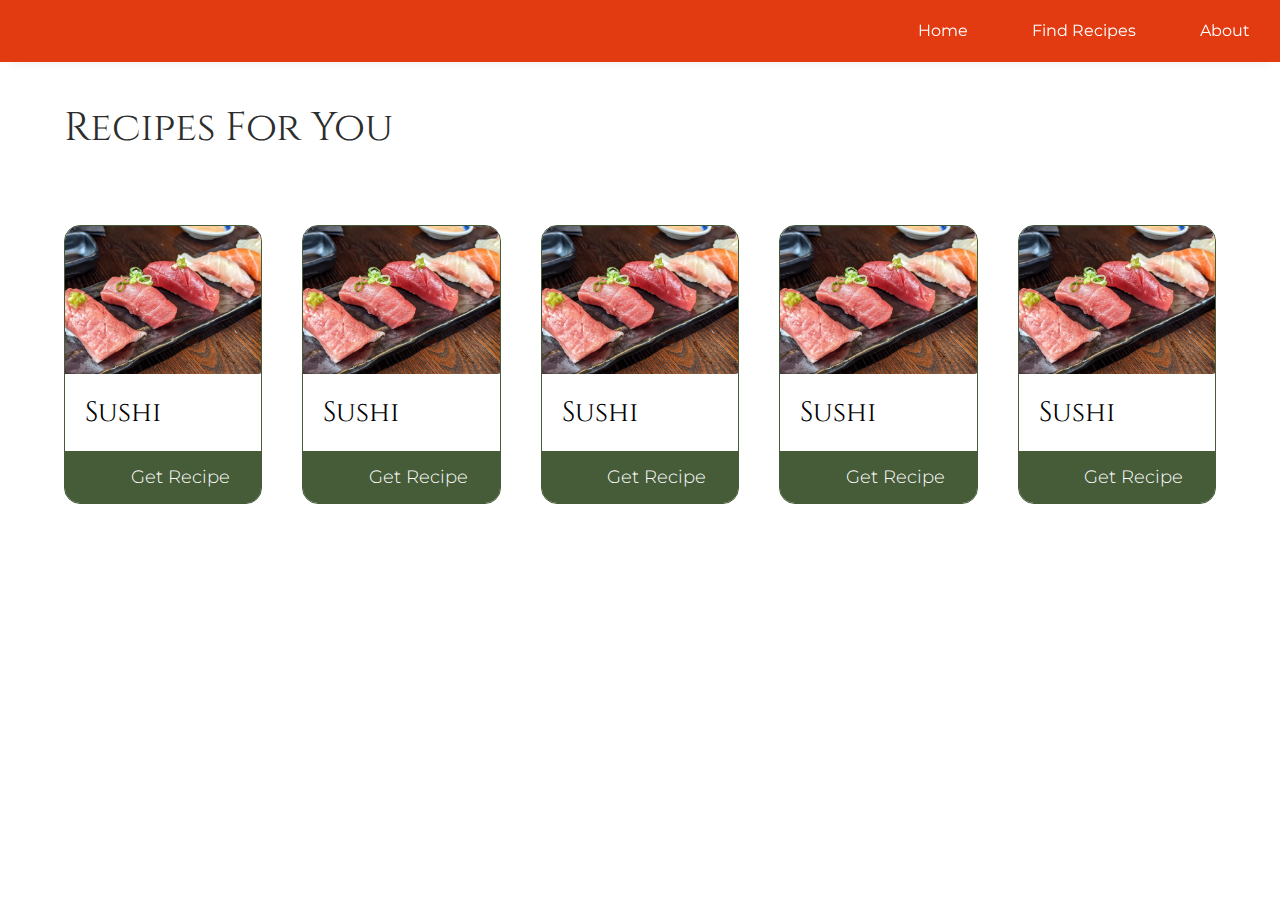
<file: recipe.html>
<!DOCTYPE html>
<html lang="en">
<head>
    <meta charset="UTF-8">
    <meta http-equiv="X-UA-Compatible" content="IE=edge">
    <meta name="viewport" content="width=device-width, initial-scale=1.0">
    <title>Recipes Page</title>
    <link rel="stylesheet" href="styles/recipes.css" />
    <link href="https://fonts.googleapis.com/css2?family=Cinzel&display=swap" rel="stylesheet">
    <link href="https://fonts.googleapis.com/css2?family=Montserrat:wght@200;300;400;500&display=swap" rel="stylesheet">
<body>
    <nav>
        <ul>
            <li><a href="home.html">Home</a></li>
            <li><a href="main.html">Find Recipes</a></li>
            <li><a href="about.html">About</a></li>
        </ul>
    </nav>
    <div class="header">
        <h1>This is the recipes page</h1>
    </div>
    <div id="recipe-container">
        <div class="recipe-result">
            <h3>Recipes For You</h3>
            <div id="recipe">

                <div class="recipe-item">
                    <div class="recipe-img">
                        <img src="sushi.jpg" alt="Sushi">
                    </div>
                    <div class="recipe-name">
                        <p>Sushi</p>
                        <a href="#" class="recipe-btn">Get Recipe</a>
                    </div>
                </div>

                <div class="recipe-item">
                    <div class="recipe-img">
                        <img src="sushi.jpg" alt="Sushi">
                    </div>
                    <div class="recipe-name">
                        <p>Sushi</p>
                        <a href="#" class="recipe-btn">Get Recipe</a>
                    </div>
                </div>

                <div class="recipe-item">
                    <div class="recipe-img">
                        <img src="sushi.jpg" alt="Sushi">
                    </div>
                    <div class="recipe-name">
                        <p>Sushi</p>
                        <a href="#" class="recipe-btn">Get Recipe</a>
                    </div>
                </div>

                <div class="recipe-item">
                    <div class="recipe-img">
                        <img src="sushi.jpg" alt="Sushi">
                    </div>
                    <div class="recipe-name">
                        <p>Sushi</p>
                        <a href="#" class="recipe-btn">Get Recipe</a>
                    </div>
                </div>

                <div class="recipe-item">
                    <div class="recipe-img">
                        <img src="sushi.jpg" alt="Sushi">
                    </div>
                    <div class="recipe-name">
                        <p>Sushi</p>
                        <a href="#" class="recipe-btn">Get Recipe</a>
                    </div>
                </div>

        </div>

    </div>
    <script src="scripts/scripts.js"></script>
</body>
</html>
</file>
<file: styles/styles.css>
html{
	box-sizing: border-box;
}
*, *:before, *:after{
	box-sizing: inherit;
}

body {
    background: #F9F7F2;
    margin: 0px;
}

/***************** START NAV BAR *****************/

nav {
    background-color: #e33b11;
    text-align: right;
    box-shadow: rgba(33, 35, 38, 0.1) 0px 10px 10px -10px;
    margin: 0;
    position: fixed;
    top: 0;
    width: 100%;
    z-index: 1; /* this makes sure that the elements don't go above the nav bar */
}

nav ul{
    margin: 0;
    padding: 0;
    margin-right: 80px;
}
nav ul li {
    display: inline-block;
    list-style-type: none;
}

.nav_link{
    color: rgba(255, 255, 255, 0.75);
    position: relative;
    display: block;
    font-family: 'Montserrat', sans-serif;
    margin-top: 15px;
    margin-bottom: 15px;
    text-decoration: none;
    line-height: 2em;
    padding-left: 30px;
    padding-right: 30px;
}

.nav_link:hover,
.nav_link:active{
    color: white;
}

.nav_link::after{
    box-sizing: content-box;
    content: '';
    height: 2px;
    width: 50%;
    background: white;
    position: absolute;
    left: 30px;
    bottom: 0px;
    opacity: 0;
    transition: all 0.2s;
    pointer-events: none;
}

.nav_link:hover::after{

    opacity: 1;
}

/***************** END NAV BAR *****************/

/***************** START HEADER *****************/

.header{
    background-color: #EB4F27;
    padding-top: 150px;
    padding-left: 110px;
    padding-bottom: 50px;
}

h1{ /* What's in your fridge? */
    font-family: 'Cinzel', serif;
    font-weight: 400;
    font-size: 80px;
    color: white;
    display: block;
    margin-bottom: 10px;
}

p{ /* Click on a card to select ... */
    font-family: 'Montserrat', sans-serif;
    font-weight: 300;
    font-size: 24px;
    line-height: 40px;
    color: white;
    margin-top: 0px;
    margin-bottom: 60px;
}

/* SEARCH BOX */

.meal-search-box{
    margin: 1.2rem 0;
    display: flex;
    align-items: stretch;
    width: 400px;
}

.search-control,
.search-btn{
    width: 100%;
}

.search-control{
    padding: 0 1rem;
    padding-left: 40px;
    font-size: 1.1rem;
    font-family: inherit;
    outline: 0;
    border-top-left-radius: 2rem;
    border-bottom-left-radius: 2rem;
    border:#FFFFFF;
}

.search-control::placeholder{
    color:#465C38;
    font-family: 'Montserrat', sans-serif;
}

.search-btn{
    color: white;
    border: none;
    background-color: #465C38;
    width: 75px;
    height: 55px;
    border-top-right-radius: 2rem;
    border-bottom-right-radius: 2rem;
}

.search-btn:hover{
    background:#d4360e;
}

input[type=text]{
    font-family: 'Montserrat', sans-serif;
    color: #465C38;
}

/***************** END HEADER *****************/

/****************** START ILLUSTRATIONS OF THE INGREDIENTS *******************/

.container{
    padding-left: 110px;
    padding-bottom: 80px;
}

h3{
    font-family: 'Cinzel', serif;
    font-weight: 400;
    font-size: 40px;
    color: #2D2D2D;
    display: block;
}

.ingredients{
    display: flex;
    flex-flow: row wrap;
    align-items: center;
    gap: 40px;
}

.item{
    background: #F9F7F2;
    font-size: 2em;
    font-weight: bold;
    width: 210px;
    border: 1px solid #465C38;
    border-radius: 10px;
    height: 270px;
    display: flex;
    justify-content: center;
    align-items: center;
    flex-direction: column;
}

button{
    margin: 0px;
    padding: 0px;
}

img {
    display: flex;
    flex-direction: column;
    max-width: 130px;
    height: auto;
    margin-top: auto;
}

.biggerImg {
    max-width: 120px;
    max-height: 160px;
}

.ingredientsName{
    display: flex;
    flex-direction: column;
    background-color:#465C38;
    color: white;
    font-family: 'Montserrat', sans-serif;
    font-weight: 300;
    font-size: 18px;
    width: 210px;
    padding-top: 15px;
    padding-bottom: 15px;
    border-radius: 0px 0px 8px 8px;
    margin-top: auto;
    text-align: center;
}

.card{
    background: #F9F7F2;
    font-size: 2em;
    font-weight: bold;
    width: 210px;
    border: 1px solid #465C38;
    border-radius: 10px;
    height: 270px;
    display: flex;
    justify-content: center;
    align-items: center;
    flex-direction: column;
}

.card:hover{
    transform: scale(1.02)
} 

.card:active{
    transform: scale(.97)
}

input[type="checkbox"]{
    accent-color: #465C38;
    display: grid;
    border-radius: .5rem;
    border:1px solid #465C38;
    margin-left: 150px;
    margin-top: 15px;
    position: relative;
    opacity: 0;
}

label{
    position: absolute;
    width: 210px;
    height: 270px;
    top: 0;
    left: 0;
}

.selectedItem{
    display: flex;
    flex-direction: row;
    color: #E7451C;
    border-radius: .5rem;
}

/****************** END ILLUSTRATIONS OF THE INGREDIENTS *******************/

/****************** START SEARCH RESULTS *******************/

#recipe-container{
    display: flex;
    flex-wrap: wrap;
    justify-content: center;
    align-items: flex-start;
}

.search-title{
    display: block;
    font-family: 'Cinzel', serif;
    font-weight: 400;
    font-size: 40px;
    color: #2D2D2D;
    margin-right: 800px;
}

#meal{
    display: flex;
    flex-flow: row wrap;
    align-items: center;
    gap: 40px;
    margin-top: 50px;
    margin-left: 110px;
} 

.meal-result{ /* change variable name*/
    display: flex;
}

/* the entire card */
.recipe-item{
    background: #F9F7F2;
    font-size: 2em;
    font-weight: bold;
    width: 270px;
    border: 1px solid #465C38;
    border-radius: 10px;
    height: 320px;
    display: flex;
    justify-content: center;
    align-items: center;
    flex-direction: column;
    padding-left: 20px;
    padding-right: 20px;
}

.recipe-item:hover{
    transform: scale(1.02)
} 

.recipe-item:active{ 
    transform: scale(.97)
} 

.recipe-title{
    display: flex;
    flex-direction: column;
}

.recipe-name{
    font-family: 'Montserrat', sans-serif;
    font-weight: 400;
    font-size: 18px;
    margin-top: 20px;
    text-align: center;
    overflow: hidden;
    text-overflow: clip;
    line-height: 1.5rem;
}

.recipe-img{
    width: 100%;
    display: flex;
    justify-content: center;
    height: 150px;
}

.recipe-img img{
    border-radius: 1rem;
}

.recipe-btn{
    display: block;
    background-color: #465C38;
    color: white;
    font-family: 'Montserrat', sans-serif;
    font-weight: 300;
    font-size: 14px;
    width: 140px;
    padding-top: 15px;
    padding-bottom: 15px;
    border-radius: 2rem;
    text-align: center;
    text-decoration: none;
    margin: 1rem auto;
    transition: all 0.4s linear;
    -webkit-transition: all 0.4s linear;
    -moz-transition: all 0.4s linear;
    -ms-transition: all 0.4s linear;
    -o-transition: all 0.4s linear;
}

.recipe-btn:hover{
    background-color: #e33b11;
}

.meal-details{
    position: fixed;
    max-width: 1000px;
    max-height: 600px;
    background-color: white;
    box-shadow: rgba(149, 157, 165, 0.2) 0px 8px 24px;
    top: 50%;
    left: 50%;
    transform: translate(-50%, -50%);
    -webkit-transform: translate(-50%, -50%);
    -moz-transform: translate(-50%, -50%);
    -ms-transform: translate(-50%, -50%);
    -o-transform: translate(-50%, -50%);
    color: #fff;
    border-radius: 1rem;
    overflow-y: scroll;
    display: none;
    padding: 2rem 0;
    padding-left: 110px;
    padding-right: 110px;
}

.recipe-name-title{
    font-family: 'Cinzel', serif;
    color:#465C38;
    font-weight: 400;
    font-size: 36px;
    margin-top: 20px;
    text-align: center;
    margin-top: 20px;
    margin-bottom: 20px;
}

.recipe-category{
    background: #e33b11;
    font-weight: 300;
    display: flex;
    justify-content: center;
    padding: 5px 10px 5px 10px;
    border-radius: 0.3rem;
}

.instructions{
    color:#465C38;
}

h4{
    font-family: 'Montserrat', sans-serif;
    font-weight: 500;
    font-size: 22px;
    color:#465C38;
    margin-bottom: 20px;
}

.recipe-details-img img{
    max-width: 400px;
    max-height: 400px;
    border-radius: 10px;
    margin: 0 auto;
    margin-top: 30px;
    margin-bottom: 30px;
    display: flex;
    justify-content: center;
    align-items: center;
}

.instruction-details{
    font-family: 'Montserrat', sans-serif;
    font-weight: 400;
    font-size: 18px;
    color:#465C38;
}

/* Link to Video */
.recipe-link a{
    color: #fff;
    font-size: 1.2rem;
    font-weight: 700;
    transition: all 0.4s linear;
    -webkit-transition: all 0.4s linear;
    -moz-transition: all 0.4s linear;
    -ms-transition: all 0.4s linear;
    -o-transition: all 0.4s linear;
    display: block;
    background-color: #465C38;
    color: white;
    font-family: 'Montserrat', sans-serif;
    font-weight: 300;
    font-size: 14px;
    width: 140px;
    padding-top: 15px;
    padding-bottom: 15px;
    border-radius: 2rem;
    text-align: center;
    text-decoration: none;
    margin: 1rem auto;
}

.recipe-link a:hover{
    background-color: #e33b11;
}

.close-btn{
    margin-left: 800px;
    color:#465C38;
    background-color: white;
    top: 2rem;
    font-size: 30px;
    border: none;
    width: 35px;
    height: 35px;
    border-radius: 5px;
}

.close-btn:hover{
    color: #e33b11;
}

.notFound{
    grid-template-columns: 1fr!important;
    color: #e33b11;
    font-size: 1.8rem;
    font-family: 'Montserrat', sans-serif;
    font-weight: 400;
}

.showRecipe{
    display: block;
}

/****************** END SEARCH RESULTS *******************/

/****************** START ABOUT PAGE *******************/

.about_container{
  display: flex;
  flex-flow: row wrap;
  margin-left: 110px;
  margin-top: 100px;
}

.about_item{
  background: #D4A981;
  font-size: 2em;
  font-weight: bold;
  width: 300px;
  border-radius: 10px;
  margin: 2px;
  height: 300px;
  display: flex;
  justify-content: center;
  align-items: center;
}

.about_item:nth-child(1){
    display: flex; 
    margin-right: 20px;
}

.about_item:nth-child(2){ 
    background: #293E17;
    flex-grow: 4;
    margin-right: 110px;
}

.about_item:nth-child(3){ 
    background: lightblue;
    width: 800px;
    flex-grow: 4;
    height: 350px;
    background: #F9F7F2;
    border: 1px solid #465C38;
    margin-top: 20px;
    gap: 50px;
    align-items: flex-start;
    justify-content: center;
    margin-left: auto;
    margin-right: auto;
}

.about_item:nth-child(4){ 
    background: #E7451C;
    margin-left: 20px;
    margin-right: 110px;
    height: 350px;
    margin-top: 20px;
}

.about_img{
    width: 600px;
}

img.about_profile{
    width: 200px;
    height: 200px;
}

.about_item img{
    display: flex;
    flex-direction: column;
    max-width: 270px;
    margin-top: 0px;
}

.about_item h3{
    color: white;
    text-align: left;
    margin-bottom: 10px;
}

.about_item .dark{
    color: #2D2D2D;
    font-size: 30px;
    font-family: 'Cinzel', serif;
    font-weight: 400;
}

.about_item .brief_intro{
    margin: 20px 60px 20px 60px;
    display: flex;
    flex-direction: column;
}

.brief_intro p{
    font-size: 18px;
    line-height: 35px;
    margin-top: 20px;
}

.brief_intro_header{
    display: flex;
    flex-direction: row;
}

.fa.fa-envelope{
    font-size: 32px;
    color:#465C38;
    display: inline;
}

.fa.fa-envelope:hover{
    color: #e33b11;
}

.fa.fa-linkedin-square{
    font-size: 32px;
    color:#465C38;
    display: inline;
    margin-left: 20px;
}

.fa.fa-linkedin-square:hover{
    color: #e33b11;
}


/* DOCUMENTS */
.documents{
    display: flex;
    flex-direction: column;
    align-items: flex-start;
}

.documents ul{
    margin: 0;
    padding: 0;
    margin-right: 60px;
}

.documents ul li {
    display: block;
}
 
.documents > ul > li > a {
    color:#465C38;
    font-family: 'Montserrat', sans-serif;
    font-size: 18px;
    margin-top: 15px;
    margin-bottom: 15px;
    display: block;
    line-height: 20px;
}

/* CREDITS */
.credits{
    display: flex;
    flex-direction: column;
}

.credits ul{
    margin: 0;
    padding: 0;
    margin-right: 80px;
}

.credits ul li {
    display: block;
}
 
.credits > ul > li > a {
    color:#465C38;
    font-family: 'Montserrat', sans-serif;
    font-size: 18px;
    margin-top: 15px;
    margin-bottom: 15px;
    display: block;
    line-height: 20px;
}

/****************** END ABOUT PAGE *******************/

/****************** START HOME PAGE *******************/

#home_img{
    margin-top: 130px;
    max-width: 350px;
    margin-left: auto;
    margin-right: auto;
}

#home_img img{
    max-width: 350px;
}

.home_container h2{
    font-family: 'Cinzel', serif;
    font-weight: 400;
    font-size: 52px;
    color: #2D2D2D;
    display: block;
    margin-bottom: 10px;
    width: 630px;
    text-align: center;
    margin-left: auto;
    margin-right: auto;
}

.get_started{
    color:white;
    font-size: 18px;
    background-color: #293E17;
    font-family: 'Montserrat', sans-serif;
    font-weight: 300;
    padding: 18px 40px 18px 40px;
    border-radius: 10px;
    display: flex;
    border-style: none;
    margin-left: auto;
    margin-right: auto;
    margin-top: 30px;
}

.get_started:hover{
    background-color: #e33b11;
}

/****************** END HOME PAGE *******************/

/****************** START MEDIA QUERY *******************/

@media screen and (max-width: 1100px){
    .header{
        background-color: #EB4F27;
        padding-top: 150px;
        padding-left: 110px;
        padding-bottom: 30px;
    }

    h1{ /* What's in your fridge? */
        font-family: 'Cinzel', serif;
        font-weight: 400;
        font-size: 60px;
        color: white;
        display: block;
        margin-bottom: 10px;
    }

    p{ /* Click on a card to select ... */
        font-family: 'Montserrat', sans-serif;
        font-weight: 300;
        font-size: 20px;
        line-height: 40px;
        color: white;
        margin-top: 0px;
        margin-bottom: 30px;
    }

    .card{
        background: #F9F7F2;
        font-size: 2em;
        font-weight: bold;
        width: 180px;
        border: 1px solid #465C38;
        border-radius: 10px;
        height: 240px;
        display: flex;
        justify-content: center;
        align-items: center;
        flex-direction: column;
    }

    .ingredientsName{
        display: flex;
        flex-direction: column;
        background-color:#465C38;
        color: white;
        font-family: 'Montserrat', sans-serif;
        font-weight: 300;
        font-size: 16px;
        width: 180px;
        padding-top: 15px;
        padding-bottom: 15px;
        border-radius: 0px 0px 8px 8px;
        margin-top: auto;
        text-align: center;
    }

}

@media screen and (max-width: 850px){
    .header{
        background-color: #EB4F27;
        padding-top: 120px;
        padding-left: 60px;
        padding-bottom: 30px;
    }

    h1{ /* What's in your fridge? */
        font-family: 'Cinzel', serif;
        font-weight: 400;
        font-size: 50px;
        color: white;
        display: block;
        margin-bottom: 10px;
    }

    p{ /* Click on a card to select ... */
        font-family: 'Montserrat', sans-serif;
        font-weight: 300;
        font-size: 18px;
        line-height: 40px;
        color: white;
        margin-top: 0px;
        margin-bottom: 30px;
    }

    .card{
        background: #F9F7F2;
        font-size: 2em;
        font-weight: bold;
        width: 180px;
        border: 1px solid #465C38;
        border-radius: 10px;
        height: 240px;
        display: flex;
        justify-content: center;
        align-items: center;
        flex-direction: column;
    }

    .ingredientsName{
        display: flex;
        flex-direction: column;
        background-color:#465C38;
        color: white;
        font-family: 'Montserrat', sans-serif;
        font-weight: 300;
        font-size: 16px;
        width: 180px;
        padding-top: 15px;
        padding-bottom: 15px;
        border-radius: 0px 0px 8px 8px;
        margin-top: auto;
        text-align: center;
    }

    .container{
        padding-left: 60px;
        padding-bottom: 80px;
    }

}

@media screen and (max-width: 660px){
    .header{
        background-color: #EB4F27;
        padding-top: 120px;
        padding-left: 60px;
        padding-bottom: 30px;
    }

    h1{ /* What's in your fridge? */
        font-family: 'Cinzel', serif;
        font-weight: 400;
        font-size: 40px;
        color: white;
        display: block;
        margin-bottom: 5px;
    }

    p{ /* Click on a card to select ... */
        font-family: 'Montserrat', sans-serif;
        font-weight: 300;
        font-size: 16px;
        line-height: 30px;
        color: white;
        margin-top: 0px;
        margin-bottom: 20px;
    }

    .card{
        background: #F9F7F2;
        font-size: 2em;
        font-weight: bold;
        width: 180px;
        border: 1px solid #465C38;
        border-radius: 10px;
        height: 240px;
        display: flex;
        justify-content: center;
        align-items: center;
        flex-direction: column;
    }

    .ingredientsName{
        display: flex;
        flex-direction: column;
        background-color:#465C38;
        color: white;
        font-family: 'Montserrat', sans-serif;
        font-weight: 300;
        font-size: 16px;
        width: 180px;
        padding-top: 15px;
        padding-bottom: 15px;
        border-radius: 0px 0px 8px 8px;
        margin-top: auto;
        text-align: center;
    }

    .container{
        padding-left: 60px;
        padding-bottom: 80px;
    }

}

@media screen and (max-width: 1250px){
    .about_item h3{
        color: white;
        text-align: left;
        margin-bottom: 10px;
        font-size: 30px;
    }
    
    .about_item .dark{
        color: #2D2D2D;
        font-size: 24px;
        font-family: 'Cinzel', serif;
        font-weight: 400;
    }
    
    .about_item .brief_intro{
        margin: 20px 60px 20px 60px;
        display: flex;
        flex-direction: column;
    }
    
    .brief_intro p{
        font-size: 16px;
        line-height: 30px;
        margin-top: 20px;
    }
}

@media screen and (max-width: 1030px){
    .about_item h3{
        color: white;
        text-align: left;
        margin-bottom: 5px;
        font-size: 24px;
    }
    
    .about_item .dark{
        color: #2D2D2D;
        font-family: 'Cinzel', serif;
        font-weight: 400;
    }
    
    .about_item .brief_intro{
        margin: 20px 60px 20px 60px;
        display: flex;
        flex-direction: column;
    }
    
    .brief_intro p{
        font-size: 14px;
        line-height: 30px;
        margin-top: 20px;
    }
}
</file>
<file: styles/recipes.css>
*{
    margin: 0;
    padding: 0;
    box-sizing: border-box;
}

/*********************** NAV BAR STARTS ***********************/

nav {
    background-color: #e33b11;
    text-align: right;
    box-shadow: rgba(33, 35, 38, 0.1) 0px 10px 10px -10px;
    margin: 0;
    position: fixed;
    top: 0;
    width: 100%;
    z-index: 1; /* this makes sure that the elements don't go above the nav bar */
}

nav ul{
    margin: 0;
    padding: 0;
}
nav ul li {
    display: inline-block;
    list-style-type: none;
}
 
nav > ul > li > a {
    color:white;
    font-family: 'Montserrat', sans-serif;
    margin-top: 15px;
    margin-bottom: 15px;
    display: block;
    line-height: 2em;
    padding-left: 30px;
    padding-right: 30px;
    text-decoration: none;
}

/*********************** NAV BAR ENDS ***********************/

h3{
    font-family: 'Cinzel', serif;
    font-weight: 400;
    font-size: 40px;
    color: #2D2D2D;
    display: block;
}

.recipe-result{
    margin: 4rem;
}

#recipe{
    display: flex;
    margin: 2.4rem 0;
    gap: 40px;
}

.recipe-item{
    display: flex;
    border-radius: 1rem;
    overflow: hidden;
    margin: 2rem 0;
    flex-direction: column;
    justify-content: space-between;
    border: 1px solid #465C38;
}

.recipe-item:hover{
    transform: scale(1.02)
} 

.recipe-item:active{
    transform: scale(.97)
} 

.recipe-img img{
    width: 100%;
    display: block;
}

p{
    margin: 20px 20px 20px 20px;
}
.recipe-name{
    font-family: 'Cinzel', serif;
    font-weight: 400;
    font-size: 28px;
    /* padding: 1.5rem 0.5rem; */
    /* margin-left: 20px; */
    margin-bottom: 0px;
}

/* .recipe-btn{
    background-color: #EB4F27;
    border-radius: 10px;
    border-style: none;
    color: #FFFFFF;
    width: 160px;
    display: flex;
    font-family: 'Montserrat', sans-serif;
    font-weight: 400;
    font-size: 14px;
    height: 40px;
    margin-top: 20px;
    padding: 20px 36px 20px 36px;
    text-align: center;
    text-decoration: none;
    justify-content: center;
    align-items: center;
} */

.recipe-btn{
    display: flex;
    flex-direction: column;
    background-color: #465C38;
    color: white;
    font-family: 'Montserrat', sans-serif;
    font-weight: 300;
    font-size: 18px;
    width: 230px;
    padding-top: 15px;
    padding-bottom: 15px;
    border-radius: 0px 0px 8px 8px;
    margin-top: auto;
    text-align: center;
    text-decoration: none;
}

.recipe-btn:hover{
    background-color: #e33b11;
}
</file>
